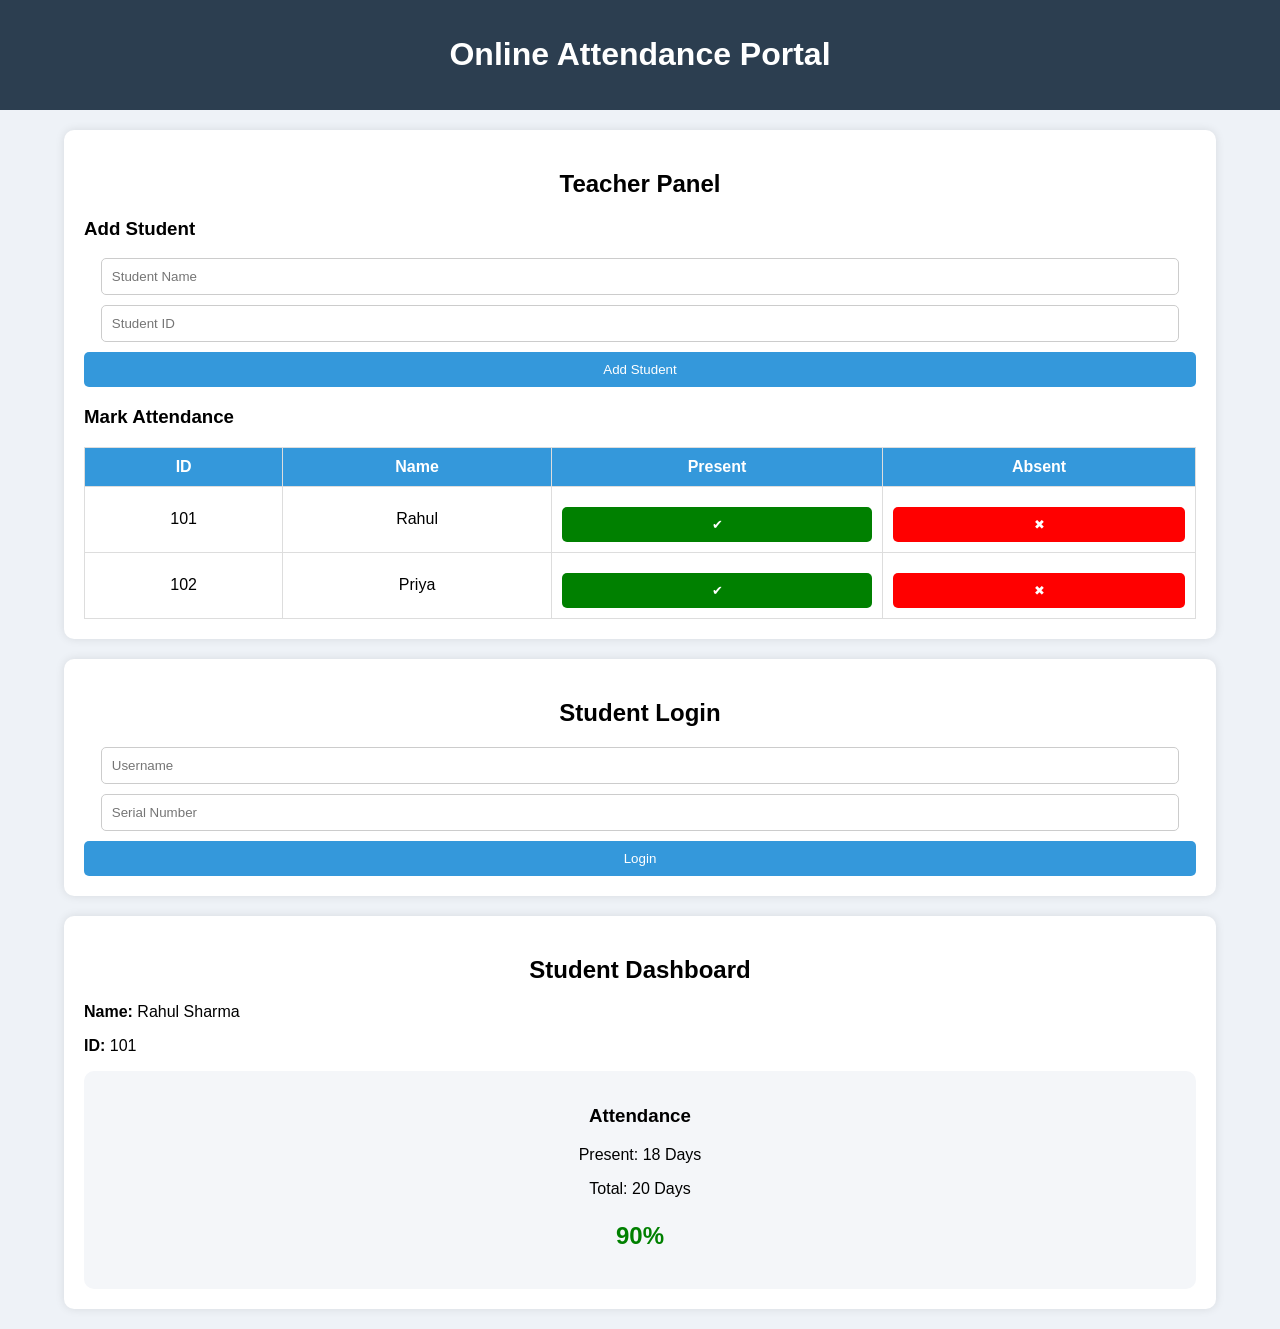
<file: index.html>
<!DOCTYPE html>
<html lang="en">
<head>
    <meta charset="UTF-8">
    <title>Attendance Portal</title>
    <link rel="stylesheet" href="new.css">
</head>
<body>

<header>
    <h1>Online Attendance Portal</h1>
</header>

<div class="container">

    <!-- Teacher Section -->
    <div class="card">
        <h2>Teacher Panel</h2>

        <h3>Add Student</h3>
        <input type="text" placeholder="Student Name">
        <input type="text" placeholder="Student ID">
        <button>Add Student</button>

        <h3>Mark Attendance</h3>
        <table>
            <tr>
                <th>ID</th>
                <th>Name</th>
                <th>Present</th>
                <th>Absent</th>
            </tr>

            <tr>
                <td>101</td>
                <td>Rahul</td>
                <td><button class="present-btn">✔</button></td>
                <td><button class="absent-btn">✖</button></td>
            </tr>

            <tr>
                <td>102</td>
                <td>Priya</td>
                <td><button class="present-btn">✔</button></td>
                <td><button class="absent-btn">✖</button></td>
            </tr>

        </table>
    </div>

    <!-- Student Login -->
    <div class="card">
        <h2>Student Login</h2>

        <input type="text" placeholder="Username">
        <input type="password" placeholder="Serial Number">
        <button>Login</button>
    </div>

    <!-- Student Dashboard -->
    <div class="card">
        <h2>Student Dashboard</h2>

        <p><strong>Name:</strong> Rahul Sharma</p>
        <p><strong>ID:</strong> 101</p>

        <div class="attendance-box">
            <h3>Attendance</h3>
            <p>Present: 18 Days</p>
            <p>Total: 20 Days</p>
            <p class="percentage">90%</p>
        </div>
    </div>

</div>

</body>
</html>
</file>
<file: new.css>
body {
    font-family: Arial;
    margin: 0;
    background: #eef2f7;
}

header {
    background: #2c3e50;
    color: white;
    text-align: center;
    padding: 15px;
}

.container {
    width: 90%;
    margin: 20px auto;
}

.card {
    background: white;
    padding: 20px;
    margin-bottom: 20px;
    border-radius: 10px;
    box-shadow: 0px 0px 10px rgba(0,0,0,0.1);
}

h2 {
    text-align: center;
}

input {
    display: block;
    width: 95%;
    padding: 10px;
    margin: 10px auto;
    border: 1px solid #ccc;
    border-radius: 5px;
}

button {
    display: block;
    width: 100%;
    padding: 10px;
    margin-top: 10px;
    background: #3498db;
    color: white;
    border: none;
    border-radius: 5px;
    cursor: pointer;
}

button:hover {
    background: #2980b9;
}

table {
    width: 100%;
    margin-top: 15px;
    border-collapse: collapse;
}

table th, table td {
    border: 1px solid #ddd;
    padding: 10px;
    text-align: center;
}

table th {
    background: #3498db;
    color: white;
}

.present-btn {
    background: green;
}

.absent-btn {
    background: red;
}

.attendance-box {
    text-align: center;
    background: #f4f6f9;
    padding: 15px;
    border-radius: 10px;
}

.percentage {
    font-size: 24px;
    color: green;
    font-weight: bold;
}
</file>
